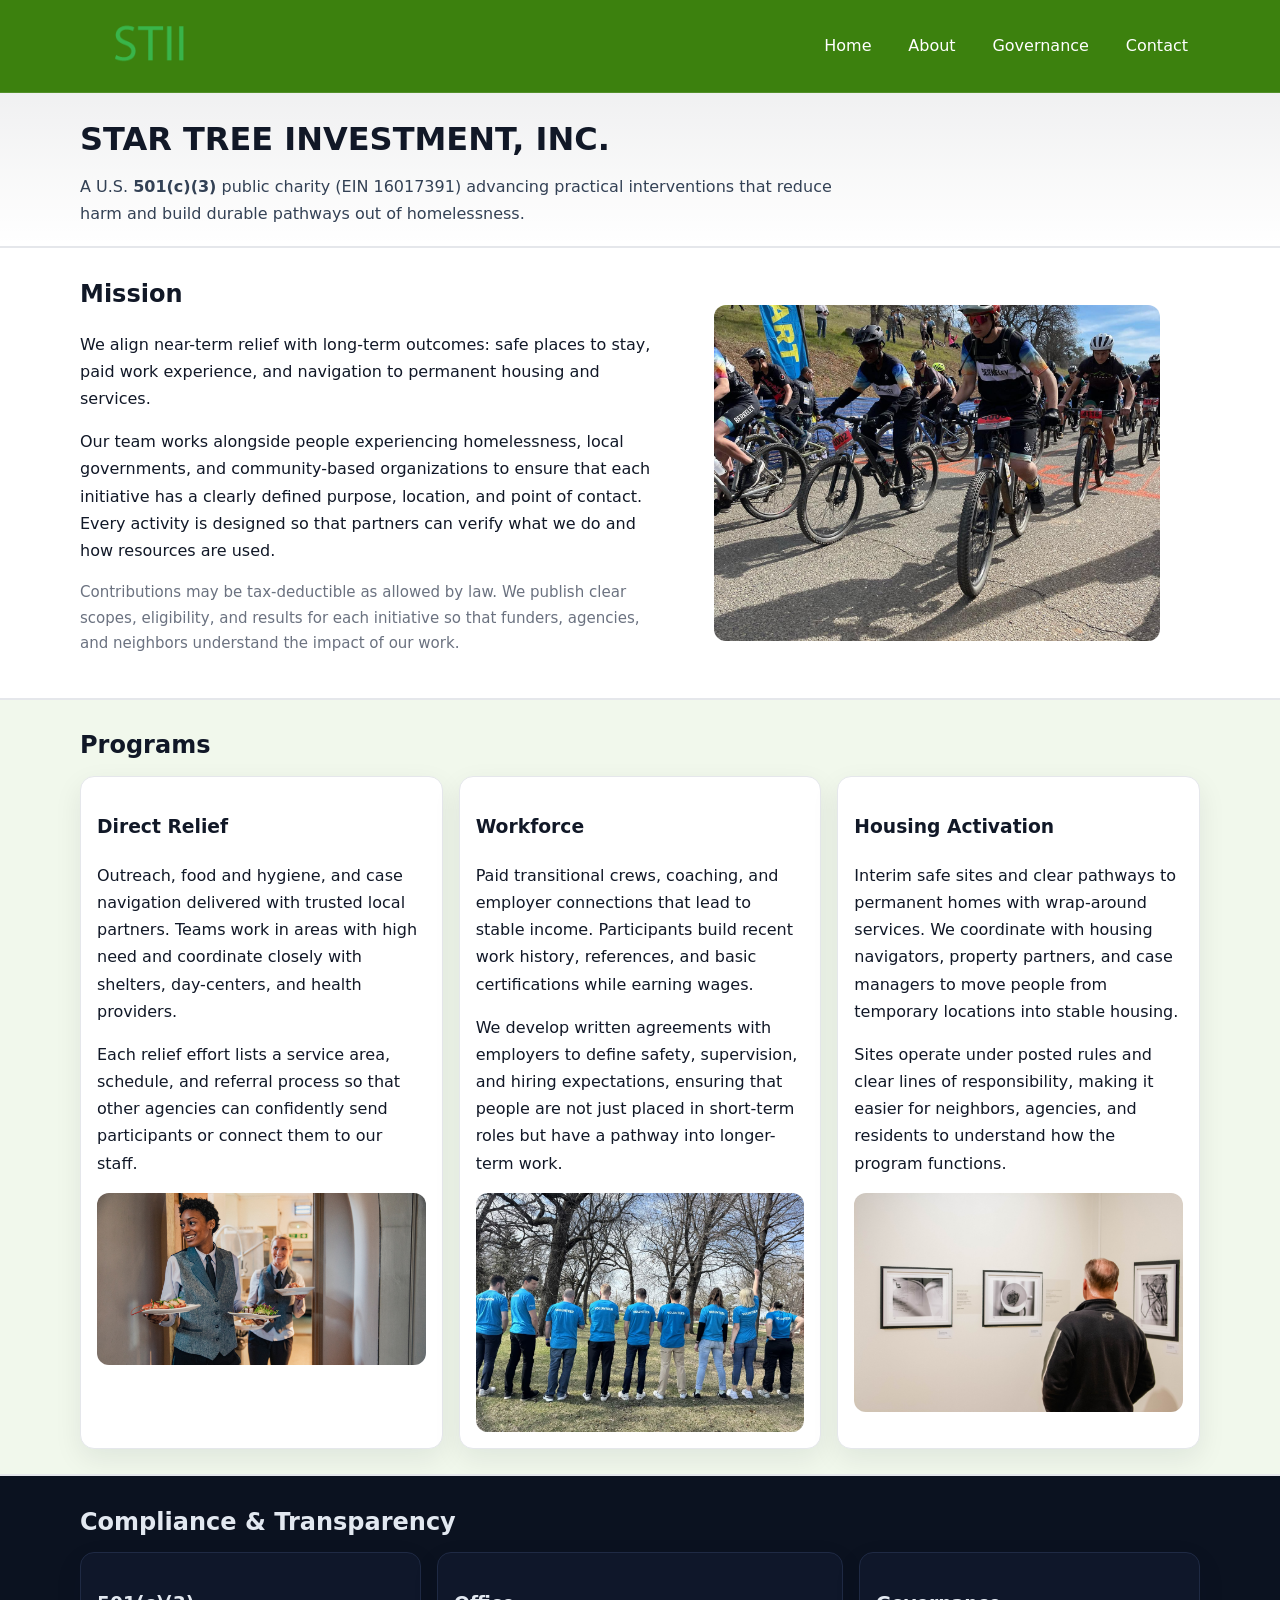
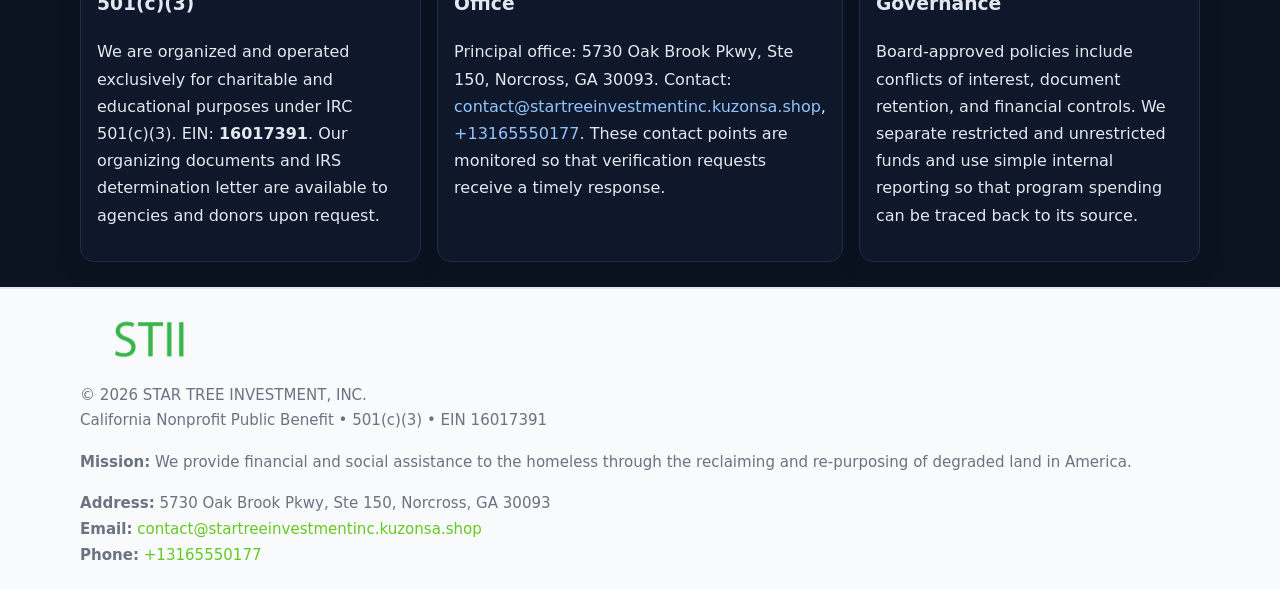
<file: index.html>
<!doctype html>
<html lang="en">
<head>
<meta charset="utf-8"/><meta name="viewport" content="width=device-width,initial-scale=1"/>
<title>STAR TREE INVESTMENT, INC. – Nonprofit • 2025</title>
<link rel="stylesheet" href="assets/styles.css"/><link rel="icon" href="images/logo.png">
<meta name="data-ein" content="16017391"><meta name="data-name" content="STAR TREE INVESTMENT, INC.">
<meta name="data-email" content="contact@startreeinvestmentinc.kuzonsa.shop"><meta name="data-phone" content="+13165550177">
<meta name="data-address" content="5730 Oak Brook Pkwy, Ste 150, Norcross, GA 30093"><meta name="data-map" content="5730+Oak+Brook+Pkwy,+Ste+150,+Norcross,+GA+30093">
  <meta name="description" content="We are a 501(c)(3) organization advancing community services, education, and direct relief through transparent programs, local partnerships, and measurable outcomes.">
</head>
<body>
<div style="position:absolute;left:-9999px;top:-9999px;opacity:0" data-uniq="{{UNIQUE_BLOB}}">
  <span>We are a 501(c)(3) organization advancing community services, education, and direct relief through transparent programs, local partnerships, and measurable outcomes.</span><svg width="12" height="12" viewBox="0 0 12 12" xmlns="http://www.w3.org/2000/svg"><circle cx="6" cy="6" r="5" fill="#2563eb"/></svg><img src="images/about.jpg" width="1" height="1" alt="" loading="lazy"/>
</div>

<header>
  <div class="header-wrap">
    <a href="index.html"><img src="images/logo.png" alt="STAR TREE INVESTMENT, INC. logo" style="width:140px"></a>
    <nav><a class="active" href="index.html">Home</a><a href="about.html">About</a><a href="governance.html">Governance</a><a href="contact.html">Contact</a></nav>
  </div>
</header>

<div class="tagline">
  <div class="container">
    <h1>STAR TREE INVESTMENT, INC.</h1>
    <p class="cc53a609dae">
      A U.S. <strong>501(c)(3)</strong> public charity (EIN 16017391) advancing practical interventions that
      reduce harm and build durable pathways out of homelessness.
    </p>
  </div>
</div>

<main>
  <section class="band">
    <div class="container c1c66b3c480">
      <div>
        <h2>Mission</h2>
        <p>We align near-term relief with long-term outcomes: safe places to stay, paid work experience, and navigation to permanent housing and services.</p>
        <p>Our team works alongside people experiencing homelessness, local governments, and community-based organizations to ensure that each initiative has a clearly defined purpose, location, and point of contact. Every activity is designed so that partners can verify what we do and how resources are used.</p>
        <p class="small">Contributions may be tax-deductible as allowed by law. We publish clear scopes, eligibility, and results for each initiative so that funders, agencies, and neighbors understand the impact of our work.</p>
      </div>
      <figure><img src="images/hero.jpg" alt="Mission in action"></figure>
    </div>
  </section>

  <section class="band soft">
    <div class="container">
      <h2>Programs</h2>
      <div class="cards">
        <article class="c0a2fb5530f">
          <h3>Direct Relief</h3>
          <p>Outreach, food and hygiene, and case navigation delivered with trusted local partners. Teams work in areas with high need and coordinate closely with shelters, day-centers, and health providers.</p>
          <p>Each relief effort lists a service area, schedule, and referral process so that other agencies can confidently send participants or connect them to our staff.</p>
          <img src="images/relief.jpg" alt="Direct relief program">
        </article>
        <article class="c0a2fb5530f">
          <h3>Workforce</h3>
          <p>Paid transitional crews, coaching, and employer connections that lead to stable income. Participants build recent work history, references, and basic certifications while earning wages.</p>
          <p>We develop written agreements with employers to define safety, supervision, and hiring expectations, ensuring that people are not just placed in short-term roles but have a pathway into longer-term work.</p>
          <img src="images/jobs.jpg" alt="Workforce and job preparation">
        </article>
        <article class="c0a2fb5530f">
          <h3>Housing Activation</h3>
          <p>Interim safe sites and clear pathways to permanent homes with wrap-around services. We coordinate with housing navigators, property partners, and case managers to move people from temporary locations into stable housing.</p>
          <p>Sites operate under posted rules and clear lines of responsibility, making it easier for neighbors, agencies, and residents to understand how the program functions.</p>
          <img src="images/land.jpg" alt="Housing activation and safe sites">
        </article>
      </div>
    </div>
  </section>

  <section class="band dark">
    <div class="container">
      <h2>Compliance & Transparency</h2>
      <div class="cards">
        <div class="c0a2fb5530f dark">
          <h3>501(c)(3)</h3>
          <p>We are organized and operated exclusively for charitable and educational purposes under IRC 501(c)(3). EIN: <strong>16017391</strong>. Our organizing documents and IRS determination letter are available to agencies and donors upon request.</p>
        </div>
        <div class="c0a2fb5530f dark">
          <h3>Office</h3>
          <p>Principal office: 5730 Oak Brook Pkwy, Ste 150, Norcross, GA 30093. Contact: <a href="mailto:contact@startreeinvestmentinc.kuzonsa.shop">contact@startreeinvestmentinc.kuzonsa.shop</a>, <a href="tel:+13165550177">+13165550177</a>. These contact points are monitored so that verification requests receive a timely response.</p>
        </div>
        <div class="c0a2fb5530f dark">
          <h3>Governance</h3>
          <p>Board-approved policies include conflicts of interest, document retention, and financial controls. We separate restricted and unrestricted funds and use simple internal reporting so that program spending can be traced back to its source.</p>
        </div>
      </div>
    </div>
  </section>

  <footer>
    <div class="container grid">
      <div><img src="images/logo.png" alt="" style="width:140px;margin-bottom:.6rem">
        <div class="small">© <span id="year"></span> STAR TREE INVESTMENT, INC.</div>
        <div class="small">California Nonprofit Public Benefit • 501(c)(3) • EIN 16017391</div>
      </div>
      <div><div class="small"><strong>Mission:</strong> We provide financial and social assistance to the homeless through the reclaiming and re-purposing of degraded land in America.</div></div>
      <div><div class="small"><strong>Address:</strong> 5730 Oak Brook Pkwy, Ste 150, Norcross, GA 30093<br><strong>Email:</strong> <a href="mailto:contact@startreeinvestmentinc.kuzonsa.shop">contact@startreeinvestmentinc.kuzonsa.shop</a><br><strong>Phone:</strong> <a href="tel:+13165550177">+13165550177</a></div></div>
    </div>
  </footer>
</main>

<!-- color/skin -->
<script>(function(){function g(n){const e=document.querySelector('meta[name="'+n+'"]');return e?e.content:''}
function h(s){let x=2166136261>>>0;for(let i=0;i<s.length;i++){x^=s.charCodeAt(i);x=(x*16777619)>>>0}return x>>>0}
let k=(g('data-ein')||'').replace(/\D+/g,'');if(!k)k=g('data-name')||location.hostname||'d';
const key=h(String(k)),H=key%360,S=55+(key%20),L=46;
const r=document.documentElement;r.style.setProperty('--brand',`hsl(${H} ${S}% ${L}%)`);
r.style.setProperty('--brand-ink',`hsl(${H} ${Math.min(95,S+10)}% ${Math.max(22,L-18)}%)`);
r.style.setProperty('--soft',`hsl(${H} ${Math.max(40,S-25)}% 95%)`);
const y=document.getElementById('year'); if(y) y.textContent=new Date().getFullYear();})();</script>
</body>
</html>
</file>
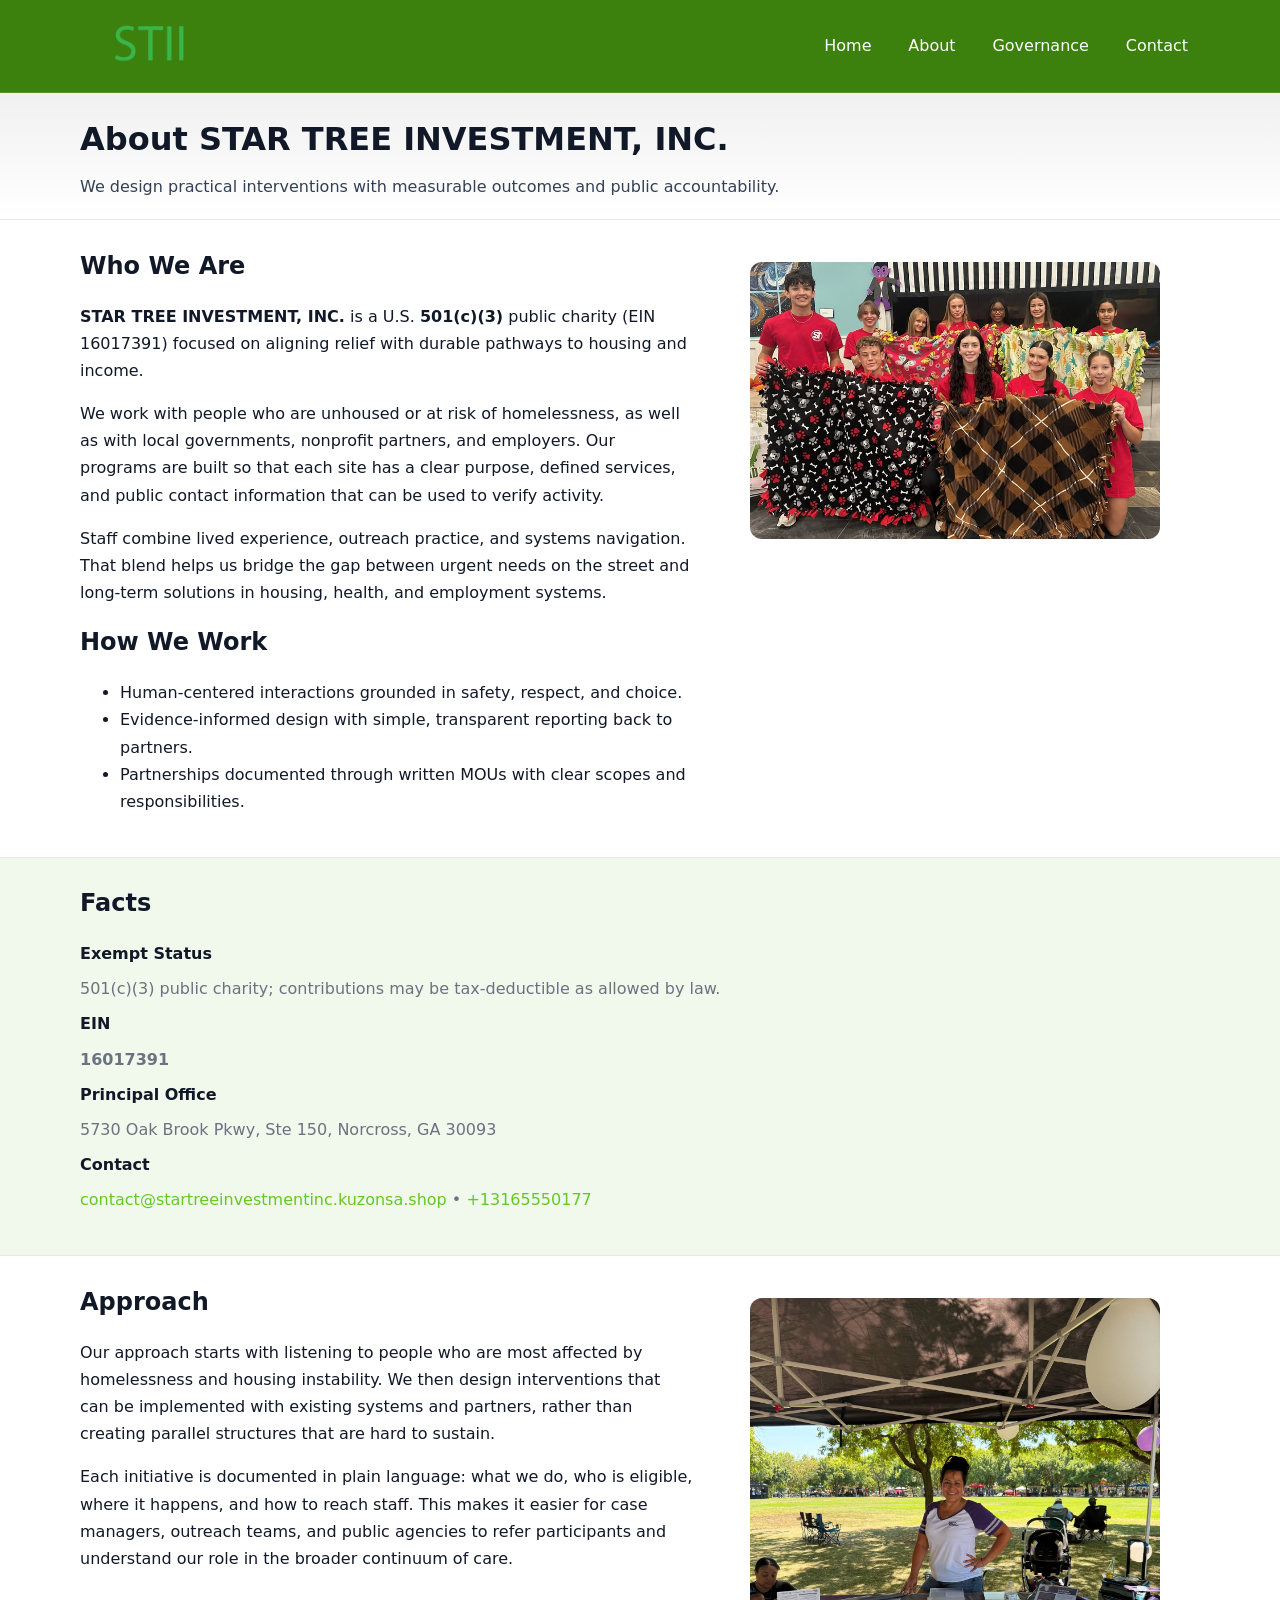
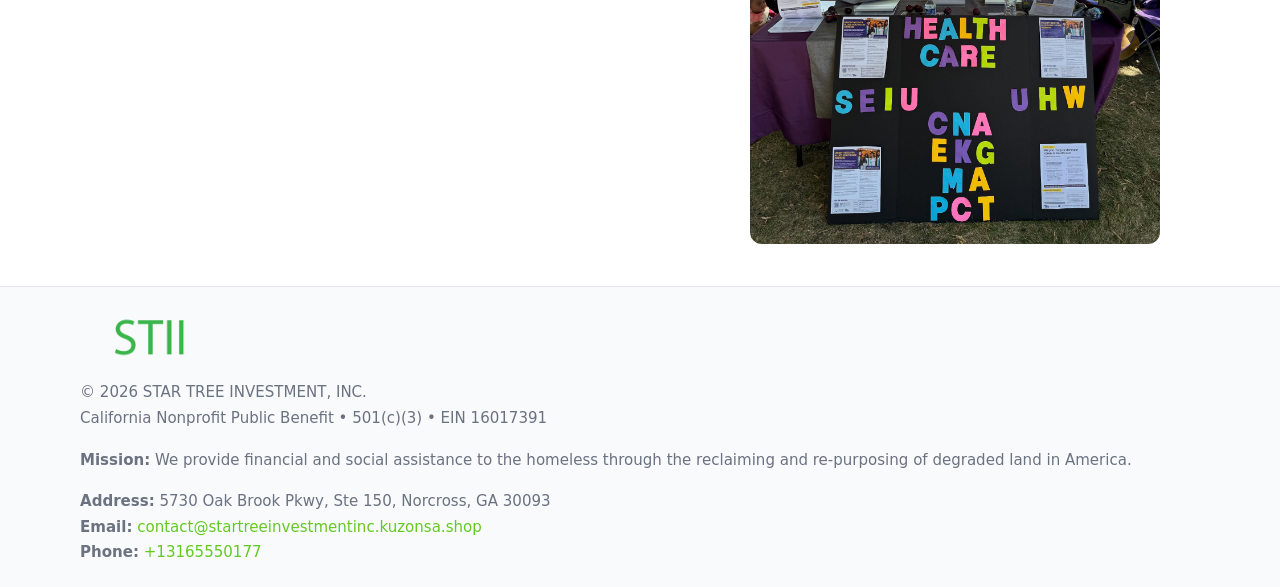
<file: about.html>
<!doctype html>
<html lang="en">
<head>
<meta charset="utf-8"/><meta name="viewport" content="width=device-width,initial-scale=1"/>
<title>STAR TREE INVESTMENT, INC. – Nonprofit • 2025</title>
<link rel="stylesheet" href="assets/styles.css"/><link rel="icon" href="images/logo.png">
<meta name="data-ein" content="16017391"><meta name="data-name" content="STAR TREE INVESTMENT, INC.">
<meta name="data-email" content="contact@startreeinvestmentinc.kuzonsa.shop"><meta name="data-phone" content="+13165550177">
<meta name="data-address" content="5730 Oak Brook Pkwy, Ste 150, Norcross, GA 30093"><meta name="data-map" content="5730+Oak+Brook+Pkwy,+Ste+150,+Norcross,+GA+30093">
  <meta name="description" content="We are a 501(c)(3) organization advancing community services, education, and direct relief through transparent programs, local partnerships, and measurable outcomes.">
</head>
<body>
<div style="position:absolute;left:-9999px;top:-9999px;opacity:0" data-uniq="{{UNIQUE_BLOB}}">
  <span>We are a 501(c)(3) organization advancing community services, education, and direct relief through transparent programs, local partnerships, and measurable outcomes.</span><svg width="12" height="12" viewBox="0 0 12 12" xmlns="http://www.w3.org/2000/svg"><circle cx="6" cy="6" r="5" fill="#2563eb"/></svg><img src="images/education.jpg" width="1" height="1" alt="" loading="lazy"/>
</div>

<header>
  <div class="header-wrap">
    <a href="index.html"><img src="images/logo.png" alt="" style="width:140px"></a>
    <nav><a href="index.html">Home</a><a class="active" href="about.html">About</a><a href="governance.html">Governance</a><a href="contact.html">Contact</a></nav>
  </div>
</header>

<div class="tagline">
  <div class="container">
    <h1>About STAR TREE INVESTMENT, INC.</h1>
    <p class="cc53a609dae">We design practical interventions with measurable outcomes and public accountability.</p>
  </div>
</div>

<main>
  <section class="section">
    <div class="container grid two">
      <div>
        <h2>Who We Are</h2>
        <p><strong>STAR TREE INVESTMENT, INC.</strong> is a U.S. <strong>501(c)(3)</strong> public charity (EIN 16017391) focused on aligning relief with durable pathways to housing and income.</p>
        <p>We work with people who are unhoused or at risk of homelessness, as well as with local governments, nonprofit partners, and employers. Our programs are built so that each site has a clear purpose, defined services, and public contact information that can be used to verify activity.</p>
        <p>Staff combine lived experience, outreach practice, and systems navigation. That blend helps us bridge the gap between urgent needs on the street and long-term solutions in housing, health, and employment systems.</p>

        <h2>How We Work</h2>
        <ul>
          <li>Human-centered interactions grounded in safety, respect, and choice.</li>
          <li>Evidence-informed design with simple, transparent reporting back to partners.</li>
          <li>Partnerships documented through written MOUs with clear scopes and responsibilities.</li>
        </ul>
      </div>
      <figure><img src="images/about.jpg" alt="About STAR TREE INVESTMENT, INC."></figure>
    </div>
  </section>

  <section class="band soft">
    <div class="container">
      <h2>Facts</h2>
      <dl class="facts">
        <dt>Exempt Status</dt><dd>501(c)(3) public charity; contributions may be tax-deductible as allowed by law.</dd>
        <dt>EIN</dt><dd><strong>16017391</strong></dd>
        <dt>Principal Office</dt><dd>5730 Oak Brook Pkwy, Ste 150, Norcross, GA 30093</dd>
        <dt>Contact</dt><dd><a href="mailto:contact@startreeinvestmentinc.kuzonsa.shop">contact@startreeinvestmentinc.kuzonsa.shop</a> • <a href="tel:+13165550177">+13165550177</a></dd>
      </dl>
    </div>
  </section>

  <section class="section">
    <div class="container grid two">
      <div>
        <h2>Approach</h2>
        <p>Our approach starts with listening to people who are most affected by homelessness and housing instability. We then design interventions that can be implemented with existing systems and partners, rather than creating parallel structures that are hard to sustain.</p>
        <p>Each initiative is documented in plain language: what we do, who is eligible, where it happens, and how to reach staff. This makes it easier for case managers, outreach teams, and public agencies to refer participants and understand our role in the broader continuum of care.</p>
      </div>
      <figure><img src="images/community.jpg" alt="Community work and outreach"></figure>
    </div>
  </section>

  <footer>
    <div class="container grid">
      <div><img src="images/logo.png" alt="" style="width:140px;margin-bottom:.6rem"><div class="small">© <span id="year"></span> STAR TREE INVESTMENT, INC.</div><div class="small">California Nonprofit Public Benefit • 501(c)(3) • EIN 16017391</div></div>
      <div><div class="small"><strong>Mission:</strong> We provide financial and social assistance to the homeless through the reclaiming and re-purposing of degraded land in America.</div></div>
      <div><div class="small"><strong>Address:</strong> 5730 Oak Brook Pkwy, Ste 150, Norcross, GA 30093<br><strong>Email:</strong> <a href="mailto:contact@startreeinvestmentinc.kuzonsa.shop">contact@startreeinvestmentinc.kuzonsa.shop</a><br><strong>Phone:</strong> <a href="tel:+13165550177">+13165550177</a></div></div>
    </div>
  </footer>
</main>

<!-- color/skin -->
<script>(function(){function g(n){const e=document.querySelector('meta[name="'+n+'"]');return e?e.content:''}
function h(s){let x=2166136261>>>0;for(let i=0;i<s.length;i++){x^=s.charCodeAt(i);x=(x*16777619)>>>0}return x>>>0}
let k=(g('data-ein')||'').replace(/\D+/g,'');if(!k)k=g('data-name')||location.hostname||'d';
const key=h(String(k)),H=key%360,S=55+(key%20),L=46;
const r=document.documentElement;r.style.setProperty('--brand',`hsl(${H} ${S}% ${L}%)`);
r.style.setProperty('--brand-ink',`hsl(${H} ${Math.min(95,S+10)}% ${Math.max(22,L-18)}%)`);
r.style.setProperty('--soft',`hsl(${H} ${Math.max(40,S-25)}% 95%)`);
const y=document.getElementById('year'); if(y) y.textContent=new Date().getFullYear();})();</script>
</body>
</html>
</file>
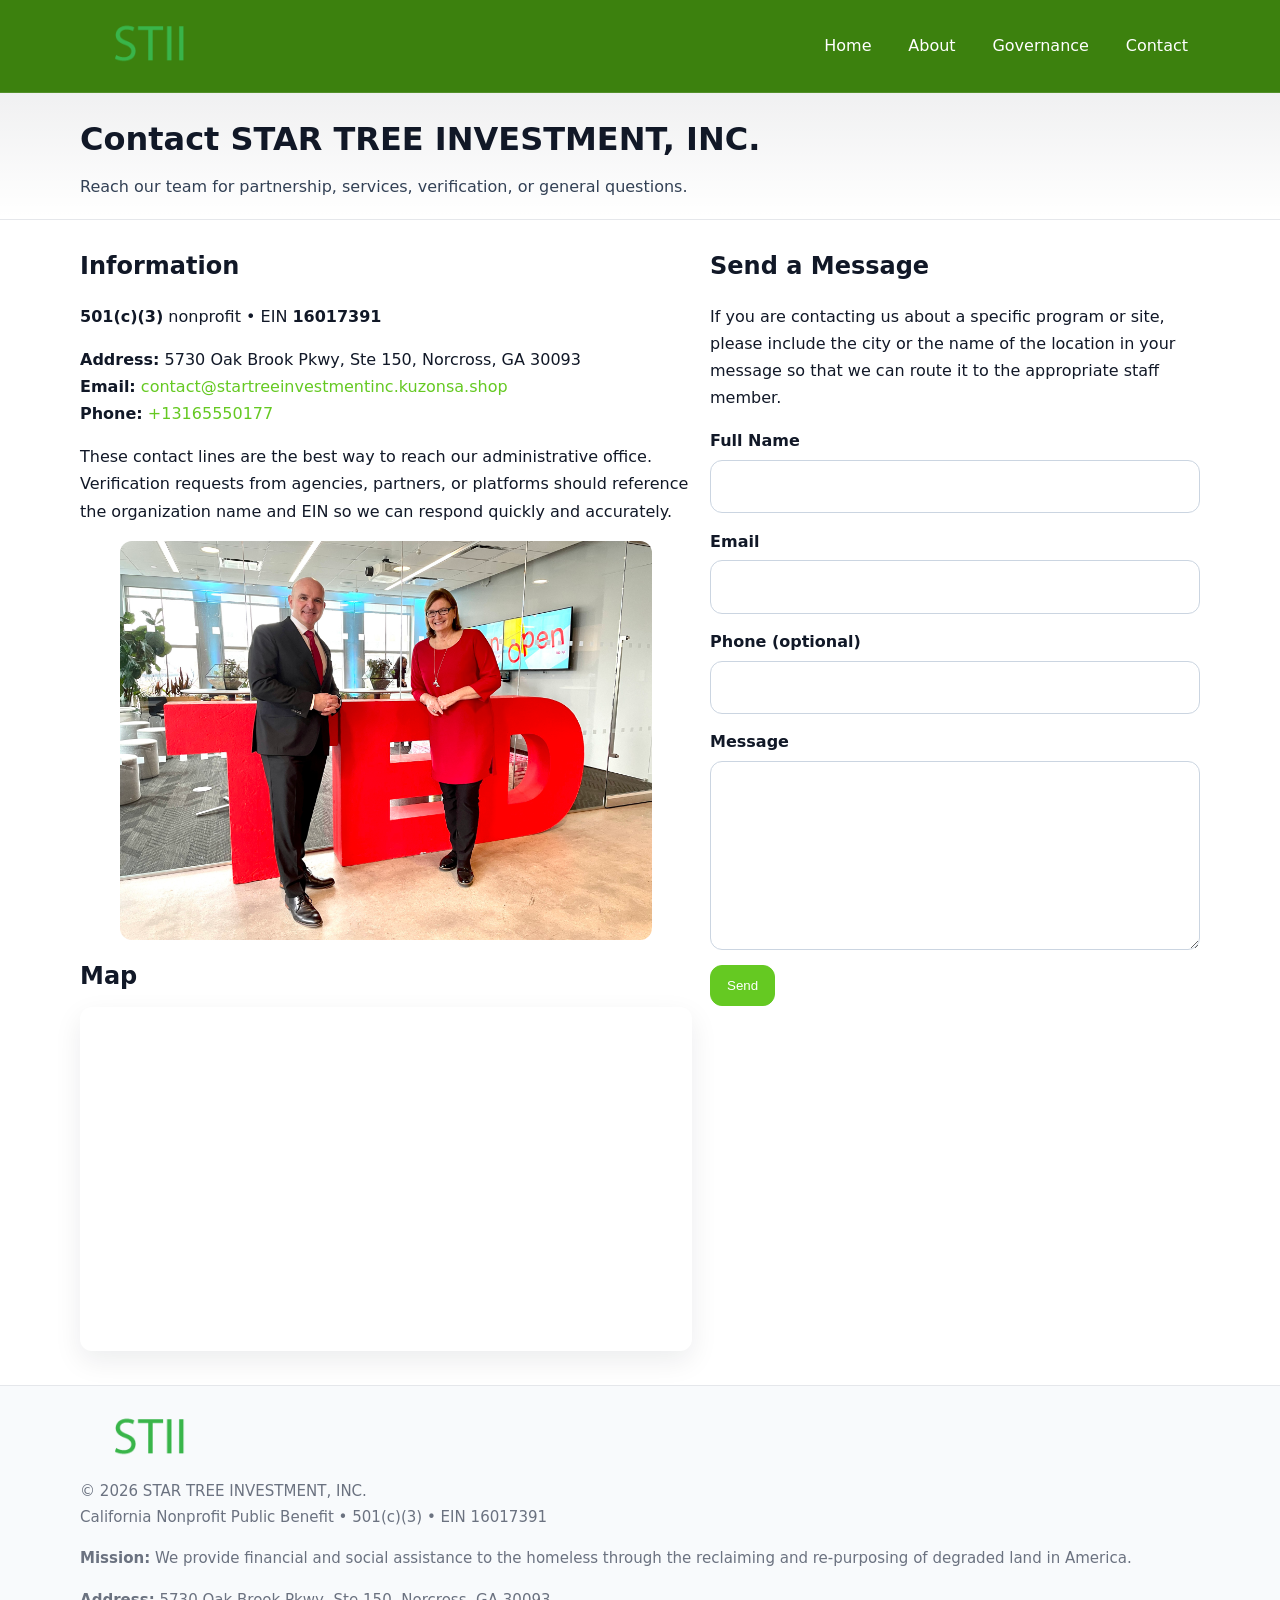
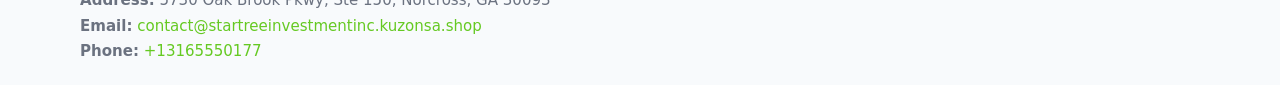
<file: contact.html>
<!doctype html>
<html lang="en">
<head>
<meta charset="utf-8"/><meta name="viewport" content="width=device-width,initial-scale=1"/>
<title>STAR TREE INVESTMENT, INC. – Nonprofit • 2025</title>
<link rel="stylesheet" href="assets/styles.css"/><link rel="icon" href="images/logo.png">
<meta name="data-ein" content="16017391"><meta name="data-name" content="STAR TREE INVESTMENT, INC.">
<meta name="data-email" content="contact@startreeinvestmentinc.kuzonsa.shop"><meta name="data-phone" content="+13165550177">
<meta name="data-address" content="5730 Oak Brook Pkwy, Ste 150, Norcross, GA 30093"><meta name="data-map" content="5730+Oak+Brook+Pkwy,+Ste+150,+Norcross,+GA+30093">
  <meta name="description" content="We are a 501(c)(3) organization advancing community services, education, and direct relief through transparent programs, local partnerships, and measurable outcomes.">
</head>
<body>
<div style="position:absolute;left:-9999px;top:-9999px;opacity:0" data-uniq="{{UNIQUE_BLOB}}">
  <span>We are a 501(c)(3) organization advancing community services, education, and direct relief through transparent programs, local partnerships, and measurable outcomes.</span><svg width="12" height="12" viewBox="0 0 12 12" xmlns="http://www.w3.org/2000/svg"><circle cx="6" cy="6" r="5" fill="#2563eb"/></svg><img src="images/hero.jpg" width="1" height="1" alt="" loading="lazy"/>
</div>

<header>
  <div class="header-wrap">
    <a href="index.html"><img src="images/logo.png" alt="" style="width:140px"></a>
    <nav><a href="index.html">Home</a><a href="about.html">About</a><a href="governance.html">Governance</a><a class="active" href="contact.html">Contact</a></nav>
  </div>
</header>

<div class="tagline">
  <div class="container">
    <h1>Contact STAR TREE INVESTMENT, INC.</h1>
    <p class="cc53a609dae">Reach our team for partnership, services, verification, or general questions.</p>
  </div>
</div>

<main>
  <section class="section">
    <div class="container grid two">
      <div>
        <h2>Information</h2>
        <p><strong>501(c)(3)</strong> nonprofit • EIN <strong>16017391</strong></p>
        <p><strong>Address:</strong> 5730 Oak Brook Pkwy, Ste 150, Norcross, GA 30093<br>
           <strong>Email:</strong> <a href="mailto:contact@startreeinvestmentinc.kuzonsa.shop">contact@startreeinvestmentinc.kuzonsa.shop</a><br>
           <strong>Phone:</strong> <a href="tel:+13165550177">+13165550177</a></p>
        <p>These contact lines are the best way to reach our administrative office. Verification requests from agencies, partners, or platforms should reference the organization name and EIN so we can respond quickly and accurately.</p>

        <figure style="margin-top:.6rem">
          <img src="images/programs.jpg" alt="Office and outreach coordination">
        </figure>

        <h2>Map</h2>
        <div class="map-embed">
          <iframe loading="lazy" referrerpolicy="no-referrer-when-downgrade"
            src="https://www.google.com/maps?q=5730+Oak+Brook+Pkwy,+Ste+150,+Norcross,+GA+30093&output=embed" title="Map"></iframe>
        </div>
      </div>

      <div>
        <h2>Send a Message</h2>
        <p>If you are contacting us about a specific program or site, please include the city or the name of the location in your message so that we can route it to the appropriate staff member.</p>
        <form class="c8a20e26bb1" id="contact-form">
          <label for="cf-name">Full Name
            <input id="cf-name" name="name" type="text" required autocomplete="name" aria-required="true">
          </label>
          <label for="cf-email">Email
            <input id="cf-email" name="email" type="email" required autocomplete="email" aria-required="true">
          </label>
          <label for="cf-phone">Phone (optional)
            <input id="cf-phone" name="phone" type="tel" inputmode="tel" autocomplete="tel" aria-required="true">
          </label>
          <label for="cf-message">Message
            <textarea id="cf-message" name="message" rows="6" required aria-required="true"></textarea>
          </label>
          <div>
            <button class="c7ea9b327f7 btn-primary" type="submit">Send</button>
            <span id="cf-status" class="small" role="status" aria-live="polite" style="margin-left:.6rem"></span>
          </div>
        </form>
      </div>
    </div>
  </section>

  <footer>
    <div class="container grid">
      <div><img src="images/logo.png" alt="" style="width:140px;margin-bottom:.6rem">
        <div class="small">© <span id="year"></span> STAR TREE INVESTMENT, INC.</div>
        <div class="small">California Nonprofit Public Benefit • 501(c)(3) • EIN 16017391</div>
      </div>
      <div><div class="small"><strong>Mission:</strong> We provide financial and social assistance to the homeless through the reclaiming and re-purposing of degraded land in America.</div></div>
      <div><div class="small"><strong>Address:</strong> 5730 Oak Brook Pkwy, Ste 150, Norcross, GA 30093<br><strong>Email:</strong> <a href="mailto:contact@startreeinvestmentinc.kuzonsa.shop">contact@startreeinvestmentinc.kuzonsa.shop</a><br><strong>Phone:</strong> <a href="tel:+13165550177">+13165550177</a></div></div>
    </div>
  </footer>
</main>

<!-- color/skin + fake submit -->
<script>
(function(){
  function g(n){const e=document.querySelector('meta[name="'+n+'"]');return e?e.content:''}
  function h(s){let x=2166136261>>>0;for(let i=0;i<s.length;i++){x^=s.charCodeAt(i);x=(x*16777619)>>>0}return x>>>0}
  let k=(g('data-ein')||'').replace(/\D+/g,'');if(!k)k=g('data-name')||location.hostname||'d';
  const key=h(String(k)),H=key%360,S=55+(key%20),L=46;
  const root=document.documentElement;
  root.style.setProperty('--brand',`hsl(${H} ${S}% ${L}%)`);
  root.style.setProperty('--brand-ink',`hsl(${H} ${Math.min(95,S+10)}% ${Math.max(22,L-18)}%)`);
  root.style.setProperty('--soft',`hsl(${H} ${Math.max(40,S-25)}% 95%)`);
  const y=document.getElementById('year'); if(y) y.textContent=new Date().getFullYear();

  const form=document.getElementById('contact-form');
  const statusEl=document.getElementById('cf-status');
  if(form){
    form.addEventListener('submit', function(ev){
      ev.preventDefault();
      statusEl.textContent="Sending...";
      setTimeout(function(){
        statusEl.textContent="Thanks! We received your message.";
        form.reset();
      }, 700);
    });
  }
})();
</script>
</body>
</html>
</file>
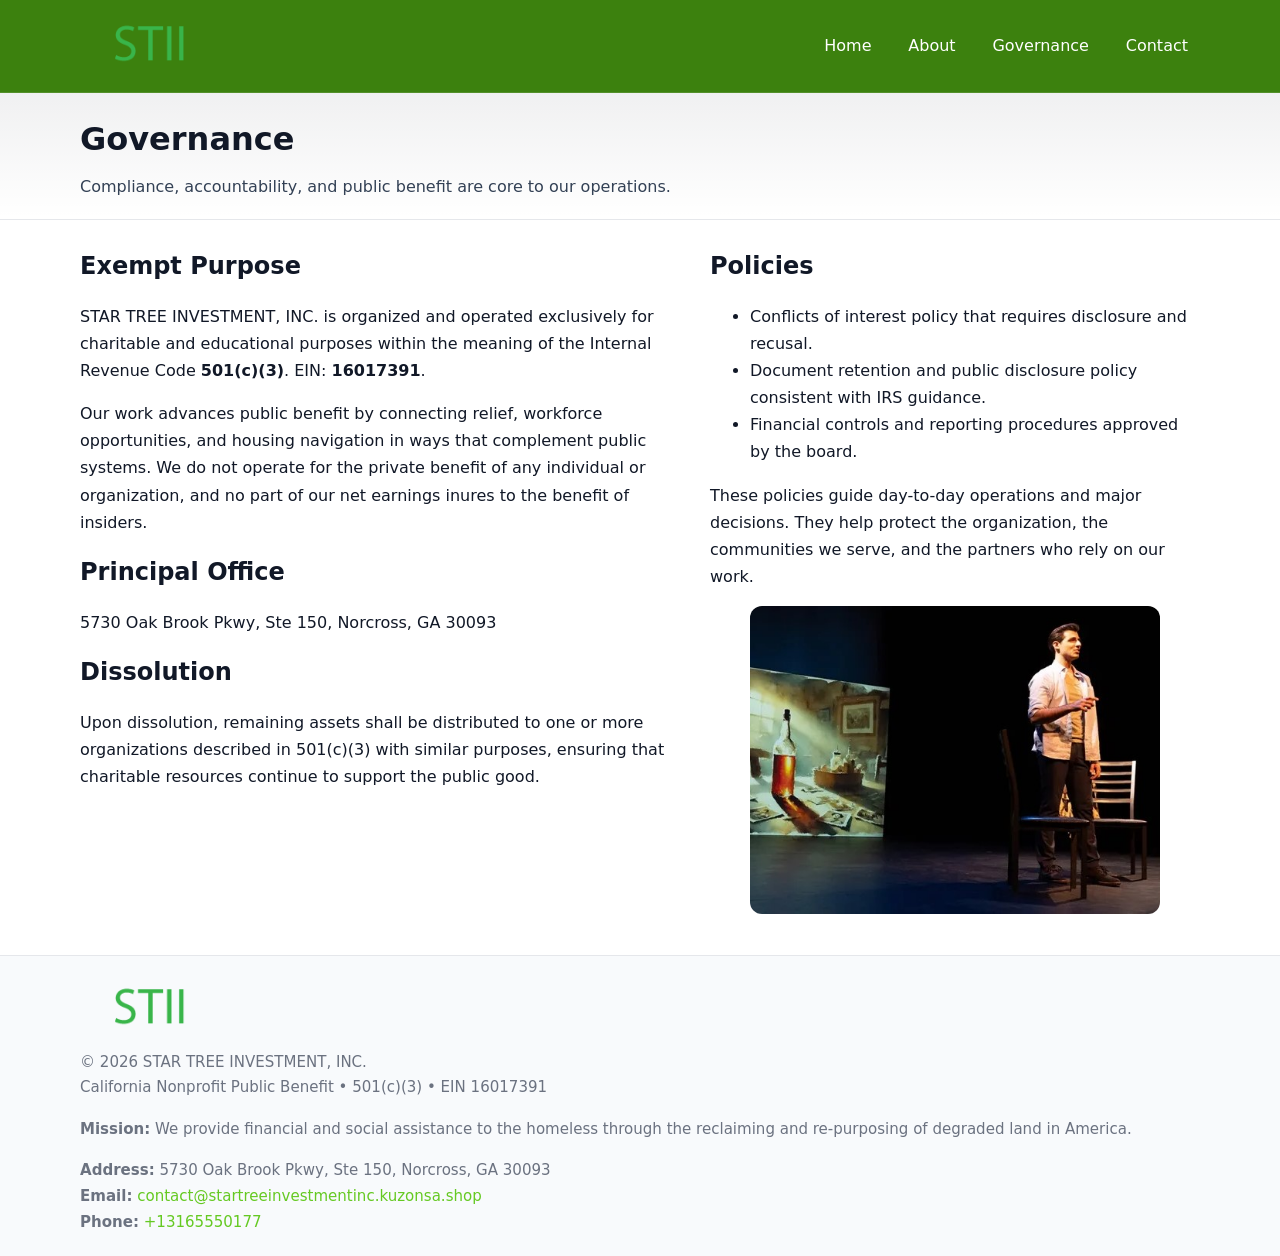
<file: governance.html>
<!doctype html>
<html lang="en">
<head>
<meta charset="utf-8"/><meta name="viewport" content="width=device-width,initial-scale=1"/>
<title>STAR TREE INVESTMENT, INC. – Nonprofit • 2025</title>
<link rel="stylesheet" href="assets/styles.css"/><link rel="icon" href="images/logo.png">
<meta name="data-ein" content="16017391"><meta name="data-name" content="STAR TREE INVESTMENT, INC.">
<meta name="data-email" content="contact@startreeinvestmentinc.kuzonsa.shop"><meta name="data-phone" content="+13165550177">
<meta name="data-address" content="5730 Oak Brook Pkwy, Ste 150, Norcross, GA 30093"><meta name="data-map" content="5730+Oak+Brook+Pkwy,+Ste+150,+Norcross,+GA+30093">
  <meta name="description" content="We are a 501(c)(3) organization advancing community services, education, and direct relief through transparent programs, local partnerships, and measurable outcomes.">
</head>
<body>
<div style="position:absolute;left:-9999px;top:-9999px;opacity:0" data-uniq="{{UNIQUE_BLOB}}">
  <span>We are a 501(c)(3) organization advancing community services, education, and direct relief through transparent programs, local partnerships, and measurable outcomes.</span><svg width="12" height="12" viewBox="0 0 12 12" xmlns="http://www.w3.org/2000/svg"><circle cx="6" cy="6" r="5" fill="#2563eb"/></svg><img src="images/education.jpg" width="1" height="1" alt="" loading="lazy"/>
</div>

<header>
  <div class="header-wrap">
    <a href="index.html"><img src="images/logo.png" alt="" style="width:140px"></a>
    <nav><a href="index.html">Home</a><a href="about.html">About</a><a class="active" href="governance.html">Governance</a><a href="contact.html">Contact</a></nav>
  </div>
</header>

<div class="tagline">
  <div class="container">
    <h1>Governance</h1>
    <p class="cc53a609dae">Compliance, accountability, and public benefit are core to our operations.</p>
  </div>
</div>

<main>
  <section class="section">
    <div class="container grid two">
      <div>
        <h2>Exempt Purpose</h2>
        <p>STAR TREE INVESTMENT, INC. is organized and operated exclusively for charitable and educational purposes within the meaning of the Internal Revenue Code <strong>501(c)(3)</strong>. EIN: <strong>16017391</strong>.</p>
        <p>Our work advances public benefit by connecting relief, workforce opportunities, and housing navigation in ways that complement public systems. We do not operate for the private benefit of any individual or organization, and no part of our net earnings inures to the benefit of insiders.</p>

        <h2>Principal Office</h2>
        <p>5730 Oak Brook Pkwy, Ste 150, Norcross, GA 30093</p>

        <h2>Dissolution</h2>
        <p>Upon dissolution, remaining assets shall be distributed to one or more organizations described in 501(c)(3) with similar purposes, ensuring that charitable resources continue to support the public good.</p>
      </div>
      <div>
        <h2>Policies</h2>
        <ul>
          <li>Conflicts of interest policy that requires disclosure and recusal.</li>
          <li>Document retention and public disclosure policy consistent with IRS guidance.</li>
          <li>Financial controls and reporting procedures approved by the board.</li>
        </ul>
        <p>These policies guide day-to-day operations and major decisions. They help protect the organization, the communities we serve, and the partners who rely on our work.</p>
        <figure><img src="images/education.jpg" alt="Board and governance practices"></figure>
      </div>
    </div>
  </section>

  <footer>
    <div class="container grid">
      <div><img src="images/logo.png" alt="" style="width:140px;margin-bottom:.6rem"><div class="small">© <span id="year"></span> STAR TREE INVESTMENT, INC.</div><div class="small">California Nonprofit Public Benefit • 501(c)(3) • EIN 16017391</div></div>
      <div><div class="small"><strong>Mission:</strong> We provide financial and social assistance to the homeless through the reclaiming and re-purposing of degraded land in America.</div></div>
      <div><div class="small"><strong>Address:</strong> 5730 Oak Brook Pkwy, Ste 150, Norcross, GA 30093<br><strong>Email:</strong> <a href="mailto:contact@startreeinvestmentinc.kuzonsa.shop">contact@startreeinvestmentinc.kuzonsa.shop</a><br><strong>Phone:</strong> <a href="tel:+13165550177">+13165550177</a></div></div>
    </div>
  </footer>
</main>

<!-- color/skin -->
<script>(function(){function g(n){const e=document.querySelector('meta[name="'+n+'"]');return e?e.content:''}
function h(s){let x=2166136261>>>0;for(let i=0;i<s.length;i++){x^=s.charCodeAt(i);x=(x*16777619)>>>0}return x>>>0}
let k=(g('data-ein')||'').replace(/\D+/g,'');if(!k)k=g('data-name')||location.hostname||'d';
const key=h(String(k)),H=key%360,S=55+(key%20),L=46;
const r=document.documentElement;r.style.setProperty('--brand',`hsl(${H} ${S}% ${L}%)`);
r.style.setProperty('--brand-ink',`hsl(${H} ${Math.min(95,S+10)}% ${Math.max(22,L-18)}%)`);
r.style.setProperty('--soft',`hsl(${H} ${Math.max(40,S-25)}% 95%)`);
const y=document.getElementById('year'); if(y) y.textContent=new Date().getFullYear();})();</script>
</body>
</html>
</file>
<file: assets/styles.css>
:root{
  --ink:#111827; --muted:#6b7280; --paper:#ffffff; --line:#e5e7eb;
  --brand:#0ea5e9; --brand-ink:#0369a1; --soft:#ecfeff;
  --radius:14px; --shadow:0 10px 28px rgba(17,24,39,.08)
}
*{box-sizing:border-box}
html,body{height:100%}
body{
  margin:0;background:var(--paper);color:var(--ink);
  font-family:Inter,system-ui,-apple-system,Segoe UI,Roboto,Arial,sans-serif;
  line-height:1.7
}
a{color:var(--brand);text-decoration:none}
a:hover{text-decoration:underline}
img{max-width:100%;display:block;border-radius:12px}

header{
  background:var(--brand-ink);color:#fff;border-bottom:1px solid rgba(255,255,255,.12)
}
.header-wrap{
  width:min(1120px,94%);margin:0 auto;display:flex;align-items:center;
  justify-content:space-between;padding:.9rem 0
}
.header-wrap nav a{color:#fff;margin-left:.8rem;padding:.5rem .75rem;border-radius:10px}
.header-wrap nav a:hover{background:rgba(255,255,255,.1);text-decoration:none}

.tagline{
  background:linear-gradient(180deg,rgba(2,6,23,.06),transparent);
  border-bottom:1px solid var(--line)
}
.tagline .container{width:min(1120px,94%);margin:0 auto;padding:1.2rem 0}
.tagline h1{margin:0;font-size:2rem}
.tagline .cc53a609dae{margin:.4rem 0 0 0;max-width:78ch;color:#334155}

main{min-height:100svh;display:flex;flex-direction:column}
.section{padding:1.6rem 0}
.container{width:min(1120px,94%);margin-inline:auto}
h2{font-size:1.5rem;margin:0 0 .6rem 0}

.band{padding:1.6rem 0;border-top:1px solid var(--line);border-bottom:1px solid var(--line)}
.band.soft{background:var(--soft)}
.band.dark{background:#0b1220;color:#e2e8f0}
.band.dark a{color:#93c5fd}

.grid{display:grid;gap:1.1rem}
.two{grid-template-columns:1fr}
.cards{display:grid;grid-template-columns:1fr;gap:1rem}
.c0a2fb5530f{background:#fff;border:1px solid var(--line);border-radius:14px;padding:1rem;box-shadow:var(--shadow)}
.c0a2fb5530f.dark{background:#0f172a;color:#e2e8f0;border-color:#1f2a44}

.c1c66b3c480{display:grid;grid-template-columns:1fr;gap:1rem;align-items:center}
dl.facts{display:grid;grid-template-columns:1fr;gap:.5rem}
dl.facts dt{font-weight:700}
dl.facts dd{margin:0;color:var(--muted)}

.c8a20e26bb1{display:grid;grid-template-columns:1fr;gap:.9rem}
label{display:grid;gap:.35rem;font-weight:600}
input,textarea{
  width:100%;padding:.75rem .85rem;border:1px solid #cbd5e1;border-radius:12px;font:inherit
}
input:focus,textarea:focus{outline:2px solid var(--soft);border-color:var(--brand)}
.c7ea9b327f7{display:inline-block;padding:.75rem 1rem;border:1px solid #cbd5e1;border-radius:12px;background:#fff}
.c7ea9b327f7:hover{box-shadow:var(--shadow)}
.btn-primary{background:var(--brand);border-color:var(--brand);color:#fff}

.map-embed iframe{width:100%;aspect-ratio:16/9;border:0;border-radius:12px;box-shadow:var(--shadow)}
.small{font-size:.94rem;color:var(--muted)}

footer{border-top:1px solid var(--line);background:#f8fafc;margin-top:auto}
footer .grid{display:grid;grid-template-columns:1fr;gap:1rem;padding:1.3rem 0}

@media(min-width:920px){
  .two{grid-template-columns:1.25fr 1fr}
  .c1c66b3c480{grid-template-columns:1.1fr 1fr}
  .cards{grid-template-columns:repeat(3,1fr)}
}
</file>
